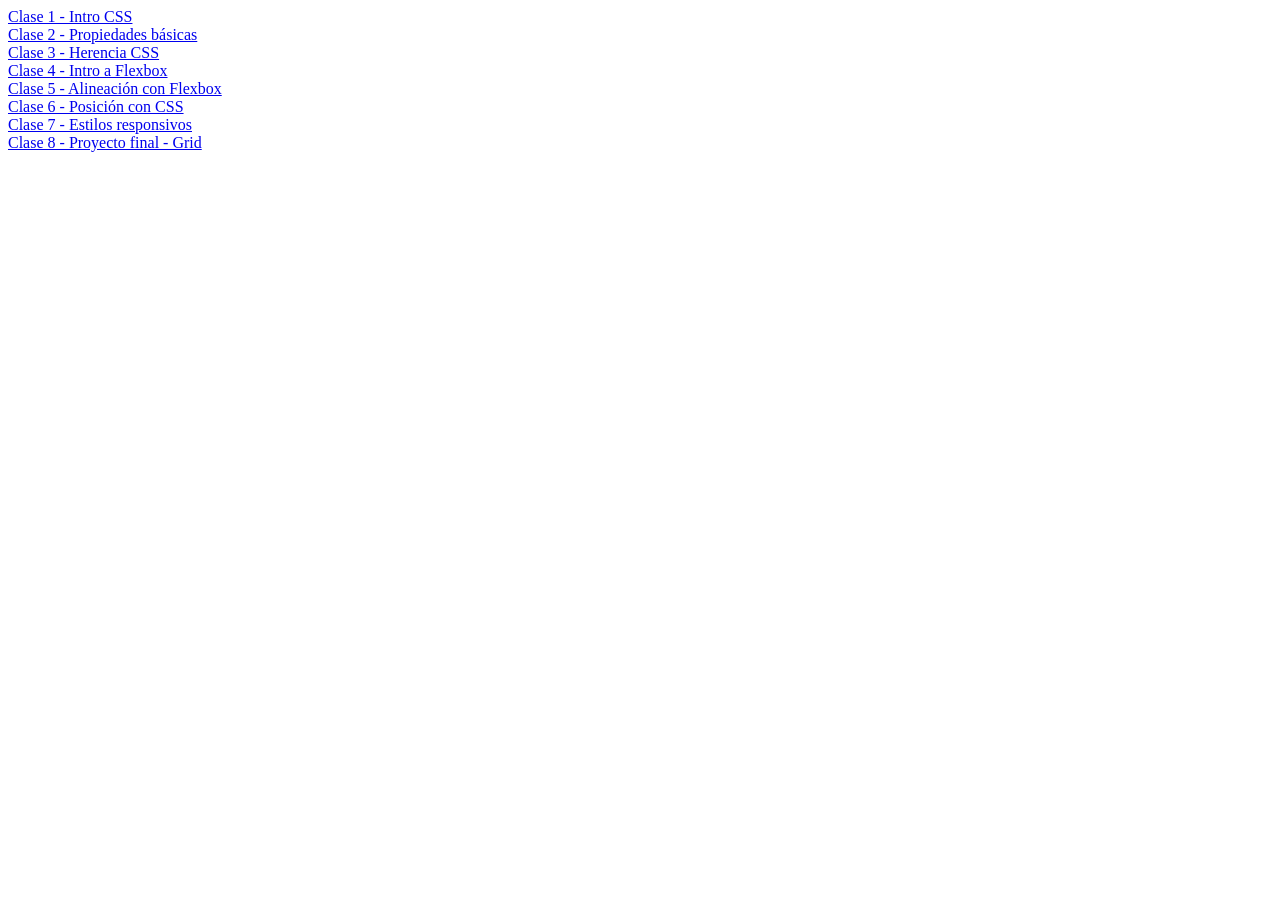
<file: index.html>
<!DOCTYPE html>
<html lang="en">
<head>
    <meta charset="UTF-8">
    <meta name="viewport" content="width=device-width, initial-scale=1.0">
    <title>Document</title>
</head>
<body>
<a href="./01-intro-css/index.html">Clase 1 - Intro CSS</a>
<br>
<a href="./02-propiedades-basicas-css/">Clase 2 - Propiedades básicas</a>
<br>
<a href="./03-herencia-css/">Clase 3 - Herencia CSS</a>
<br>
<a href="./04-intro-flexbox/">Clase 4 - Intro a Flexbox</a>
<br>
<a href="./05-alineacion-flexbox/">Clase 5 - Alineación con Flexbox</a>
<br>
<a href="./06-position-css/">Clase 6 - Posición con CSS</a>
<br>
<a href="./07-estilos-responsivos/">Clase 7 - Estilos responsivos</a>
<br>
<a href="./08-proyecto-final-grid/">Clase 8 - Proyecto final - Grid</a>


</body>
</html>
</file>
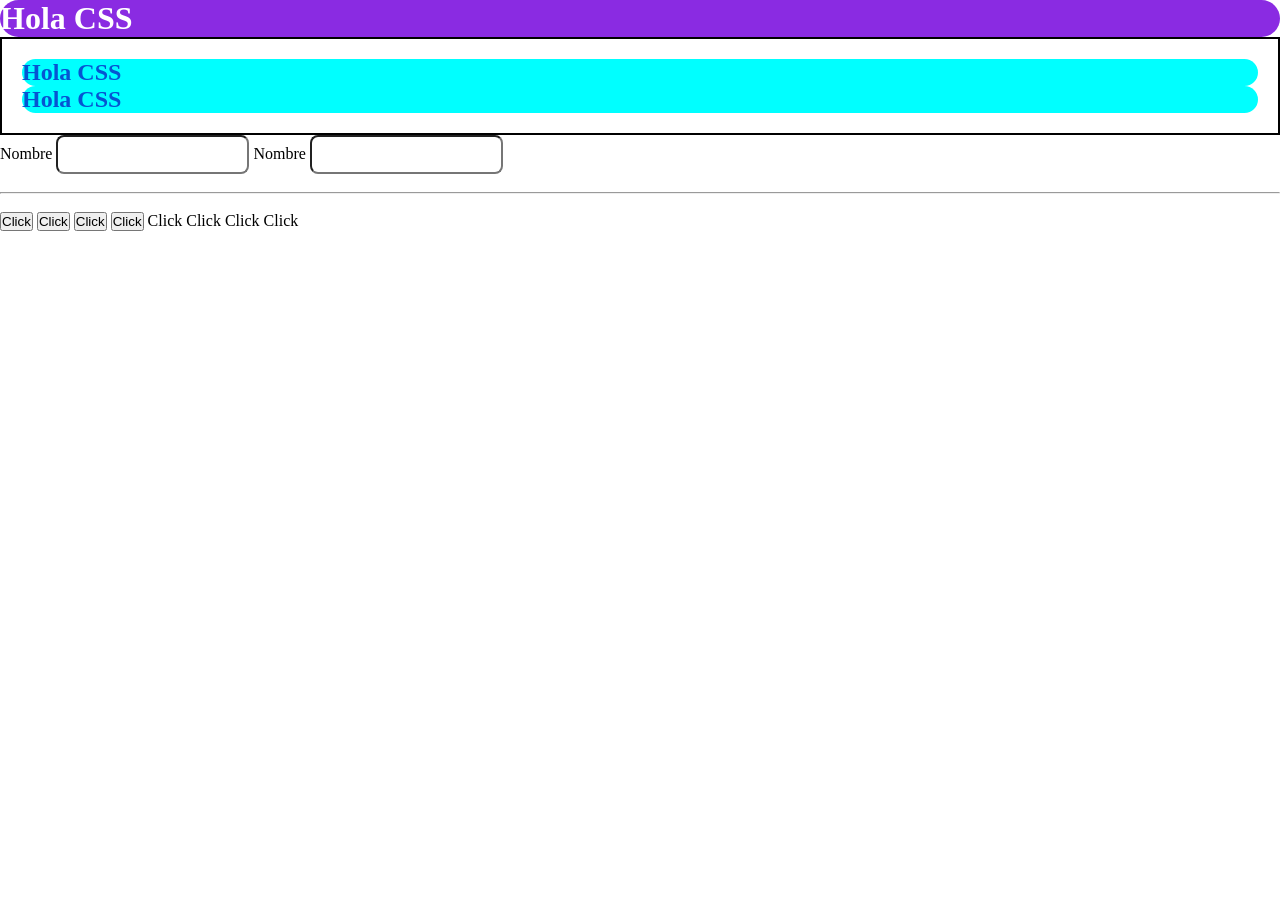
<file: 01-intro-css/index.html>
<!DOCTYPE html>
<html lang="en">

<head>
    <meta charset="UTF-8">
    <meta name="viewport" content="width=
    , initial-scale=1.0">
    <title>Intro a CSS</title>
    <link rel="stylesheet" href="./style.css">

    <style>
        h1 {
            background-color: blueviolet;
        }
    </style>
</head>

<body>
    <!-- Forma 2: CSS Inline -->

    <h1 style="color:white">Hola CSS</h1>
    <section id="destacados">
        <h1 class="bg-aqua color-blue">Hola CSS</h1>
        <h1 class="bg-aqua color-blue">Hola CSS</h1>
    </section>

    <!-- Estructura para selector avanzado -->

    <form class="form-registro">
        <div class="datos-persona">
            <label for="">Nombre</label>
            <input type="text"
            class="input-nombre">
        </div>
        <div class="datos-persona">
            <label for="">Nombre</label>
            <input type="text"
            class="input-nombre">
        </div>
    </form>


    <br>
    <hr>
    <br>

    <button>Click</button>
    <button>Click</button>
    <button>Click</button>
    <button>Click</button>

    <p>Click</p>
    <p>Click</p>
    <p>Click</p>
    <p>Click</p>
   
    
</body>

</html>
</file>
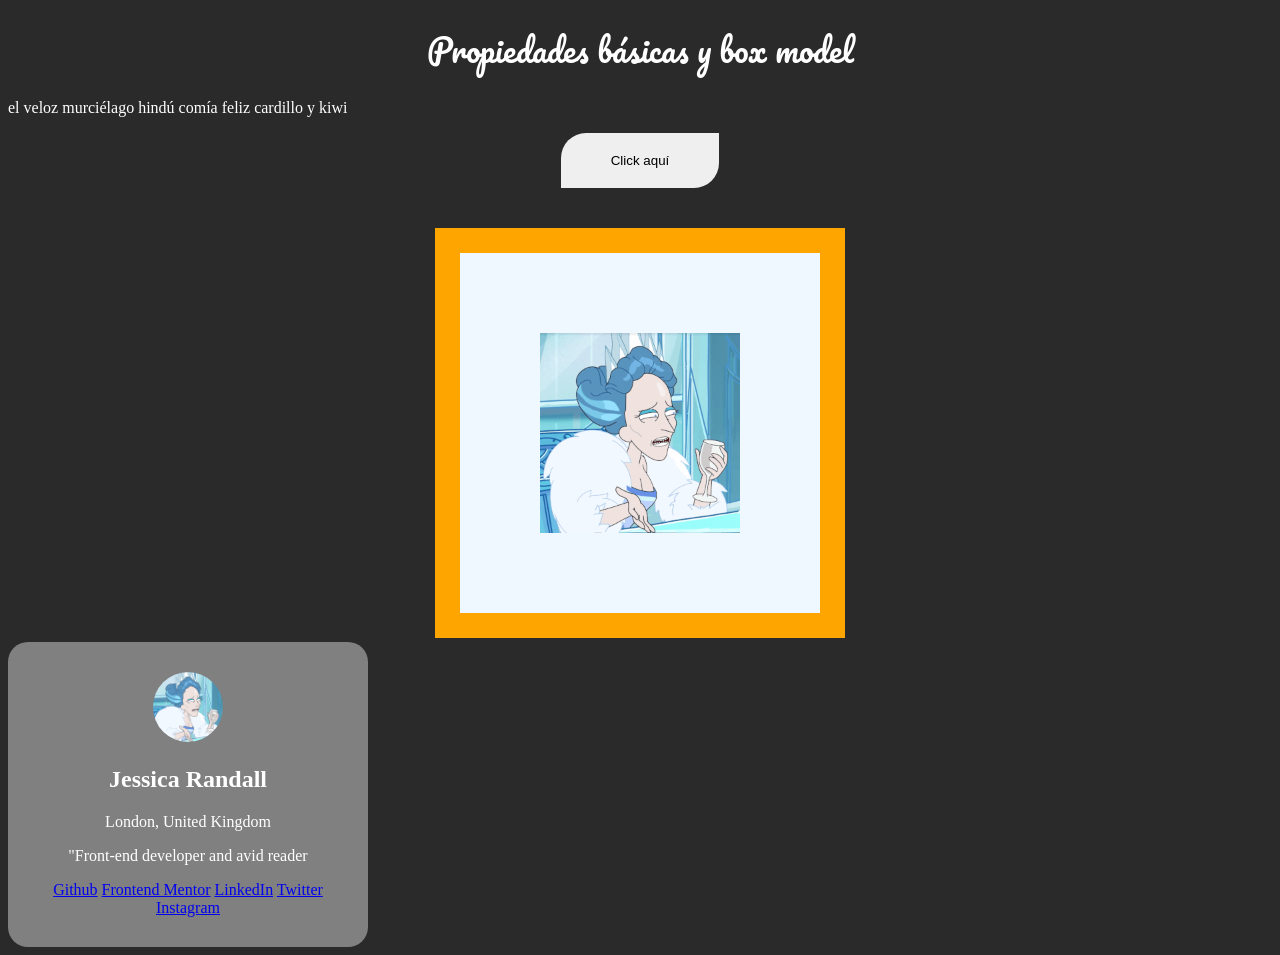
<file: 02-propiedades-basicas-css/index.html>
<!DOCTYPE html>
<html lang="en">

<head>
    <meta charset="UTF-8">
    <meta name="viewport" content="width=device-width, initial-scale=1.0">
    <title>Document</title>
    <link rel="preconnect" href="https://fonts.googleapis.com">
    <link rel="preconnect" href="https://fonts.gstatic.com" crossorigin>
    <link href="https://fonts.googleapis.com/css2?family=Pacifico&family=Uncial+Antiqua&display=swap" rel="stylesheet">
    <link rel="stylesheet" href="./style.css" />
</head>

<body>
    <h1 class="titulo"> Propiedades básicas y box model</h1>
    <p>el veloz murciélago hindú comía feliz cardillo y kiwi</p>

    <div class="btn-box">
        <button>Click aquí</button>
    </div>

    <div id="portada">
        <img src="./assets/611.jpeg"
        alt="Leah">
    </div>

    <!-- Tarjeta -->
     <div class="user-card">
        <div class="user-card-info">
            <img src="./assets/611.jpeg" width="70" alt="Leah">
            <h2>Jessica Randall</h2>
            <p class="text-green">London, United Kingdom</p>
            <p>"Front-end developer and avid reader</p>
        </div>
        <div class="user-card-nav">
            <a href="..." class="btn-link">Github</a>
            <a href="..." class="btn-link">Frontend Mentor</a>
            <a href="..." class="btn-link">LinkedIn</a>
            <a href="..." class="btn-link">Twitter</a>
            <a href="..." class="btn-link">Instagram</a>
        </div>
     </div>

  </body>
</html>
</file>
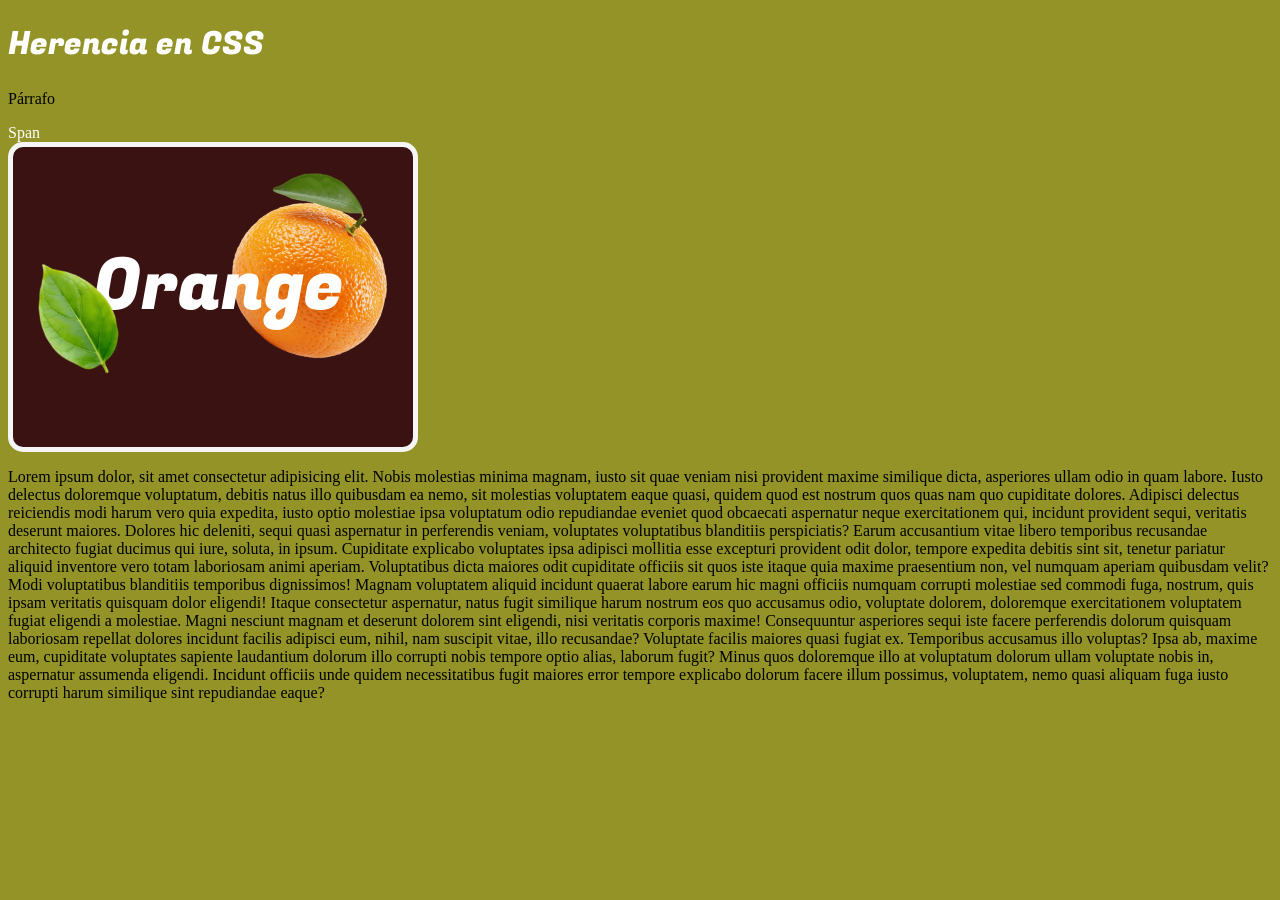
<file: 03-herencia-css/index.html>
<!DOCTYPE html>
<html lang="en">

<head>
    <meta charset="UTF-8">
    <meta name="viewport" content="width=device-width, initial-scale=1.0">
    <title>Herencia en CSS</title>
    <link rel="stylesheet" href="style.css">
    <link rel="preconnect" href="https://fonts.googleapis.com">
    <link rel="preconnect" href="https://fonts.gstatic.com" crossorigin>
    <link href="https://fonts.googleapis.com/css2?family=Fugaz+One&display=swap" rel="stylesheet">
</head>

<body>

    <h1>Herencia en CSS</h1>

    <p class="p" id="miParrafo">Párrafo</p>
    <span>Span</span>

    <div class="parent">
        <h1>Orange</h1>
        <img class="orange" src="./assets/orange.png" alt="" width="150">
        <img class="leaf" src="./assets/leaf.png" alt="" width="150">
    </div>

    <p>Lorem ipsum dolor, sit amet consectetur adipisicing elit. Nobis molestias minima magnam, iusto sit quae veniam
        nisi provident maxime similique dicta, asperiores ullam odio in quam labore. Iusto delectus doloremque
        voluptatum, debitis natus illo quibusdam ea nemo, sit molestias voluptatem eaque quasi, quidem quod est nostrum
        quos quas nam quo cupiditate dolores. Adipisci delectus reiciendis modi harum vero quia expedita, iusto optio
        molestiae ipsa voluptatum odio repudiandae eveniet quod obcaecati aspernatur neque exercitationem qui, incidunt
        provident sequi, veritatis deserunt maiores. Dolores hic deleniti, sequi quasi aspernatur in perferendis veniam,
        voluptates voluptatibus blanditiis perspiciatis? Earum accusantium vitae libero temporibus recusandae architecto
        fugiat ducimus qui iure, soluta, in ipsum. Cupiditate explicabo voluptates ipsa adipisci mollitia esse excepturi
        provident odit dolor, tempore expedita debitis sint sit, tenetur pariatur aliquid inventore vero totam
        laboriosam animi aperiam. Voluptatibus dicta maiores odit cupiditate officiis sit quos iste itaque quia maxime
        praesentium non, vel numquam aperiam quibusdam velit? Modi voluptatibus blanditiis temporibus dignissimos!
        Magnam voluptatem aliquid incidunt quaerat labore earum hic magni officiis numquam corrupti molestiae sed
        commodi fuga, nostrum, quis ipsam veritatis quisquam dolor eligendi! Itaque consectetur aspernatur, natus fugit
        similique harum nostrum eos quo accusamus odio, voluptate dolorem, doloremque exercitationem voluptatem fugiat
        eligendi a molestiae. Magni nesciunt magnam et deserunt dolorem sint eligendi, nisi veritatis corporis maxime!
        Consequuntur asperiores sequi iste facere perferendis dolorum quisquam laboriosam repellat dolores incidunt
        facilis adipisci eum, nihil, nam suscipit vitae, illo recusandae? Voluptate facilis maiores quasi fugiat ex.
        Temporibus accusamus illo voluptas? Ipsa ab, maxime eum, cupiditate voluptates sapiente laudantium dolorum illo
        corrupti nobis tempore optio alias, laborum fugit? Minus quos doloremque illo at voluptatum dolorum ullam
        voluptate nobis in, aspernatur assumenda eligendi. Incidunt officiis unde quidem necessitatibus fugit maiores
        error tempore explicabo dolorum facere illum possimus, voluptatem, nemo quasi aliquam fuga iusto corrupti harum
        similique sint repudiandae eaque?</p>

</body>

</html>
</file>
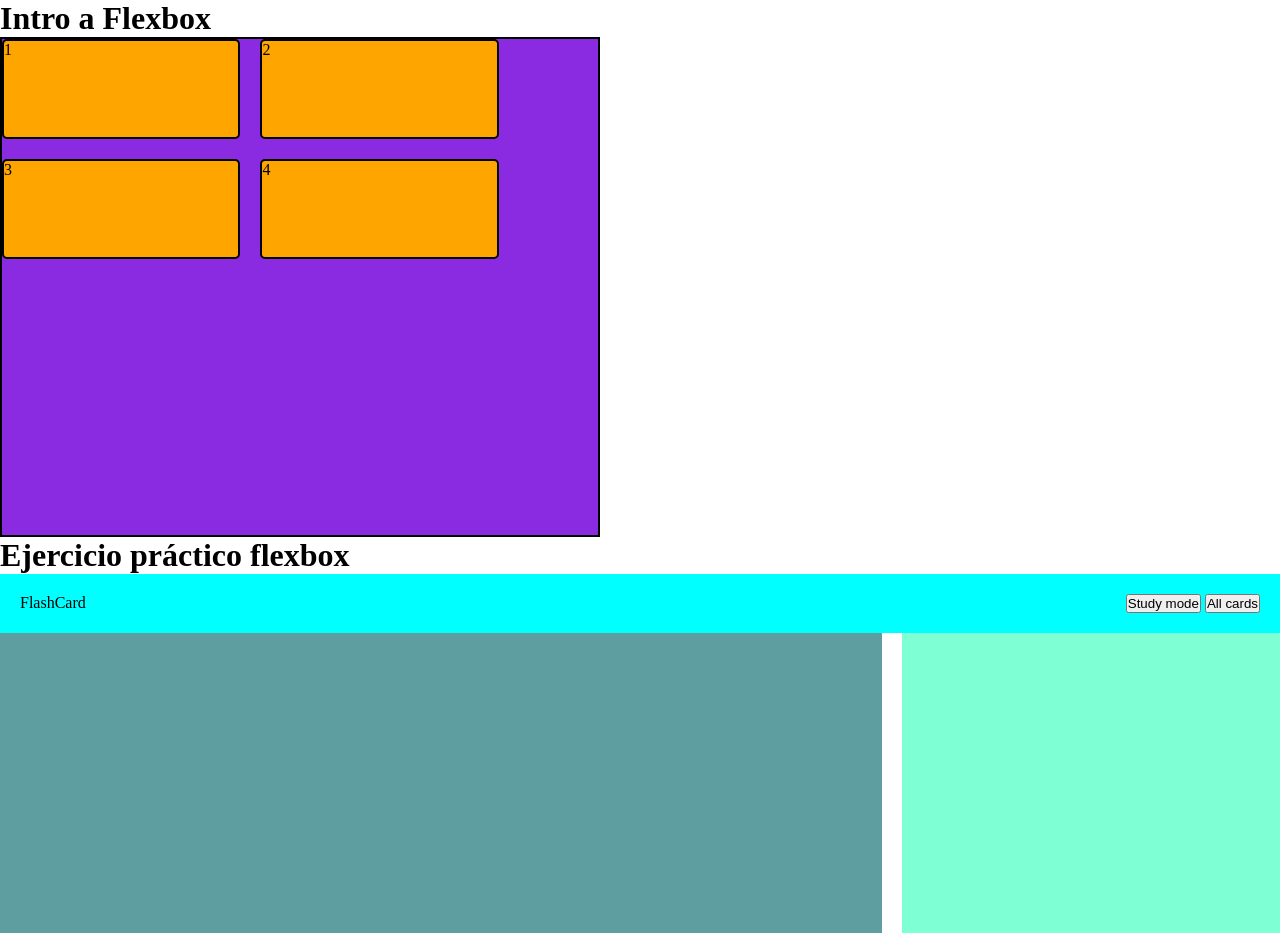
<file: 04-intro-flexbox/index.html>
<!DOCTYPE html>
<html lang="en">
<head>
    <meta charset="UTF-8">
    <meta name="viewport" content="width=device-width, initial-scale=1.0">
    <title>Intro a Flexbox</title>
    <link rel="stylesheet" href="style.css">
</head>
<body>

    <h1>Intro a Flexbox</h1>

    <div class="container">
        <div class="box">1</div>
        <div class="box">2</div>
        <div class="box">3</div>
        <div class="box">4</div>
    </div>

    <h1>Ejercicio práctico flexbox</h1>

    <header>
        <div class="logo">FlashCard</div>
        <div class="botones">
            <button>Study mode</button>
            <button>All cards</button>
        </div>
    </header>

    <main>
        <div class="main-content"></div>
        <div class="statistics"></div>
    </main>
    
</body>
</html>
</file>
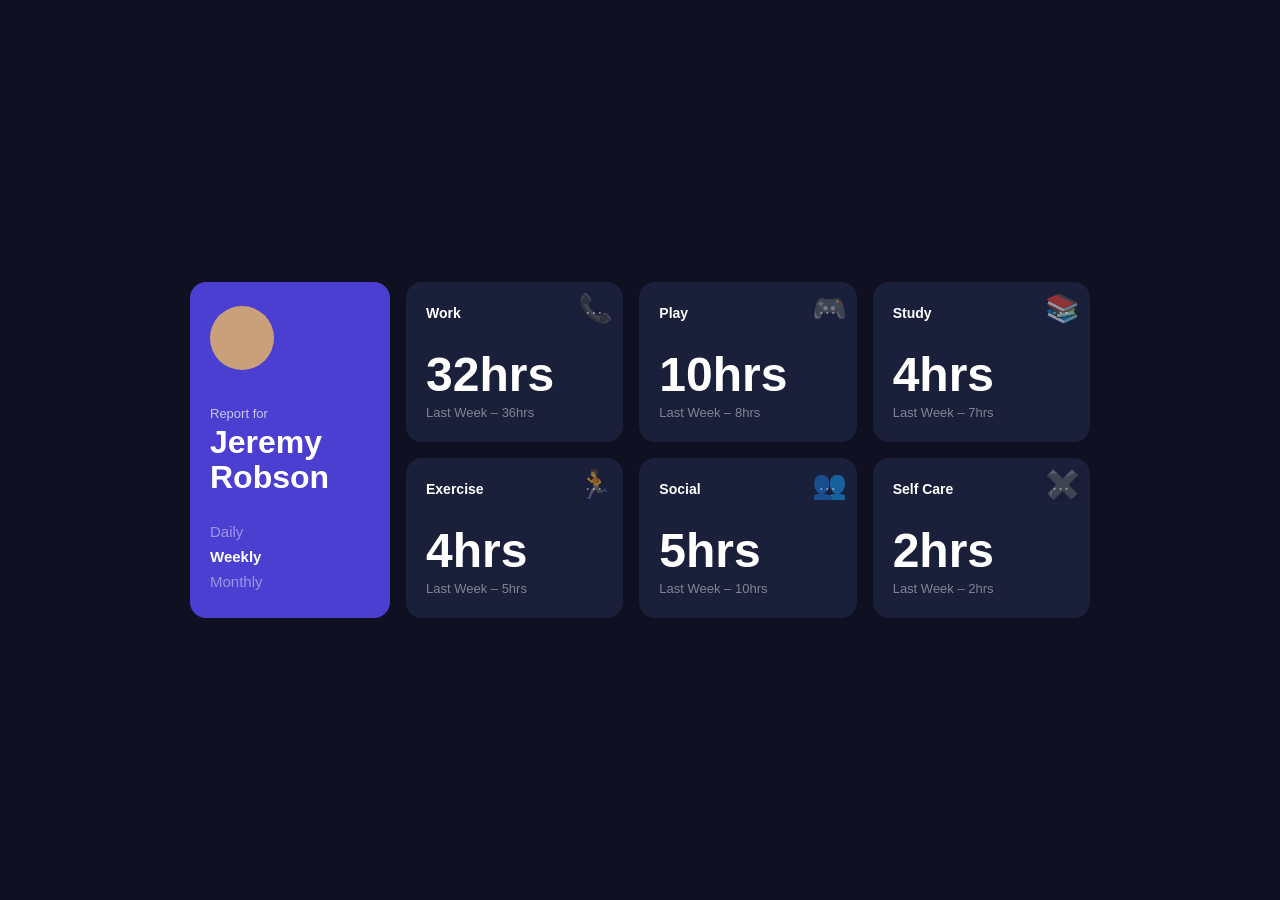
<file: 07-estilos-responsivos/index.html>
<!DOCTYPE html>
<html lang="en">

<head>
    <meta charset="UTF-8">
    <meta name="viewport" content="width=device-width, initial-scale=1.0">
    <title>Estilos responsivos</title>
    <link rel="preconnect" href="https://fonts.googleapis.com">
    <link rel="preconnect" href="https://fonts.gstatic.com" crossorigin />
    <link href="https://fonts.googleapis.com/css2?family=Chicle&family=Pirata+One&family=Rubik+Glitch&display=swap"
        rel="stylesheet" />
    <link rel="stylesheet" href="./style.css" />
</head>

<body>

    <div class="dashboard">

        <!-- Sidebar / Profile -->
        <div class="dashboard__sidebar">
            <div class="card card--profile">
                <div class="profile__avatar"></div>
                <p class="profile__label">Report for</p>
                <h1 class="profile__name">Jeremy Robson</h1>
                <ul class="profile__nav">
                    <li class="profile__nav-item">Daily</li>
                    <li class="profile__nav-item profile__nav-item--active">Weekly</li>
                    <li class="profile__nav-item">Monthly</li>
                </ul>
            </div>
        </div>

        <!-- Stats grid -->
        <div class="dashboard__grid">

            <!-- Work -->
            <div class="card card--stat card--work">
                <div class="card__accent"></div>
                <span class="card__accent-icon">📞</span>
                <div class="card__header">
                    <span class="card__title">Work</span>
                    <span class="card__menu">···</span>
                </div>
                <p class="card__value">32hrs</p>
                <p class="card__sub">Last Week – 36hrs</p>
            </div>

            <!-- Play -->
            <div class="card card--stat card--play">
                <div class="card__accent"></div>
                <span class="card__accent-icon">🎮</span>
                <div class="card__header">
                    <span class="card__title">Play</span>
                    <span class="card__menu">···</span>
                </div>
                <p class="card__value">10hrs</p>
                <p class="card__sub">Last Week – 8hrs</p>
            </div>

            <!-- Study -->
            <div class="card card--stat card--study">
                <div class="card__accent"></div>
                <span class="card__accent-icon">📚</span>
                <div class="card__header">
                    <span class="card__title">Study</span>
                    <span class="card__menu">···</span>
                </div>
                <p class="card__value">4hrs</p>
                <p class="card__sub">Last Week – 7hrs</p>
            </div>

            <!-- Exercise -->
            <div class="card card--stat card--exercise">
                <div class="card__accent"></div>
                <span class="card__accent-icon">🏃</span>
                <div class="card__header">
                    <span class="card__title">Exercise</span>
                    <span class="card__menu">···</span>
                </div>
                <p class="card__value">4hrs</p>
                <p class="card__sub">Last Week – 5hrs</p>
            </div>

            <!-- Social -->
            <div class="card card--stat card--social">
                <div class="card__accent"></div>
                <span class="card__accent-icon">👥</span>
                <div class="card__header">
                    <span class="card__title">Social</span>
                    <span class="card__menu">···</span>
                </div>
                <p class="card__value">5hrs</p>
                <p class="card__sub">Last Week – 10hrs</p>
            </div>

            <!-- Self Care -->
            <div class="card card--stat card--selfcare">
                <div class="card__accent"></div>
                <span class="card__accent-icon">✖️</span>
                <div class="card__header">
                    <span class="card__title">Self Care</span>
                    <span class="card__menu">···</span>
                </div>
                <p class="card__value">2hrs</p>
                <p class="card__sub">Last Week – 2hrs</p>
            </div>

        </div>
    </div>




    <!-- Ejemplo estructura para media queries -->

    <!-- <div class="container">
        <h1>Media Queries 🚀</h1>
    </div> -->

</body>

</html>
</file>
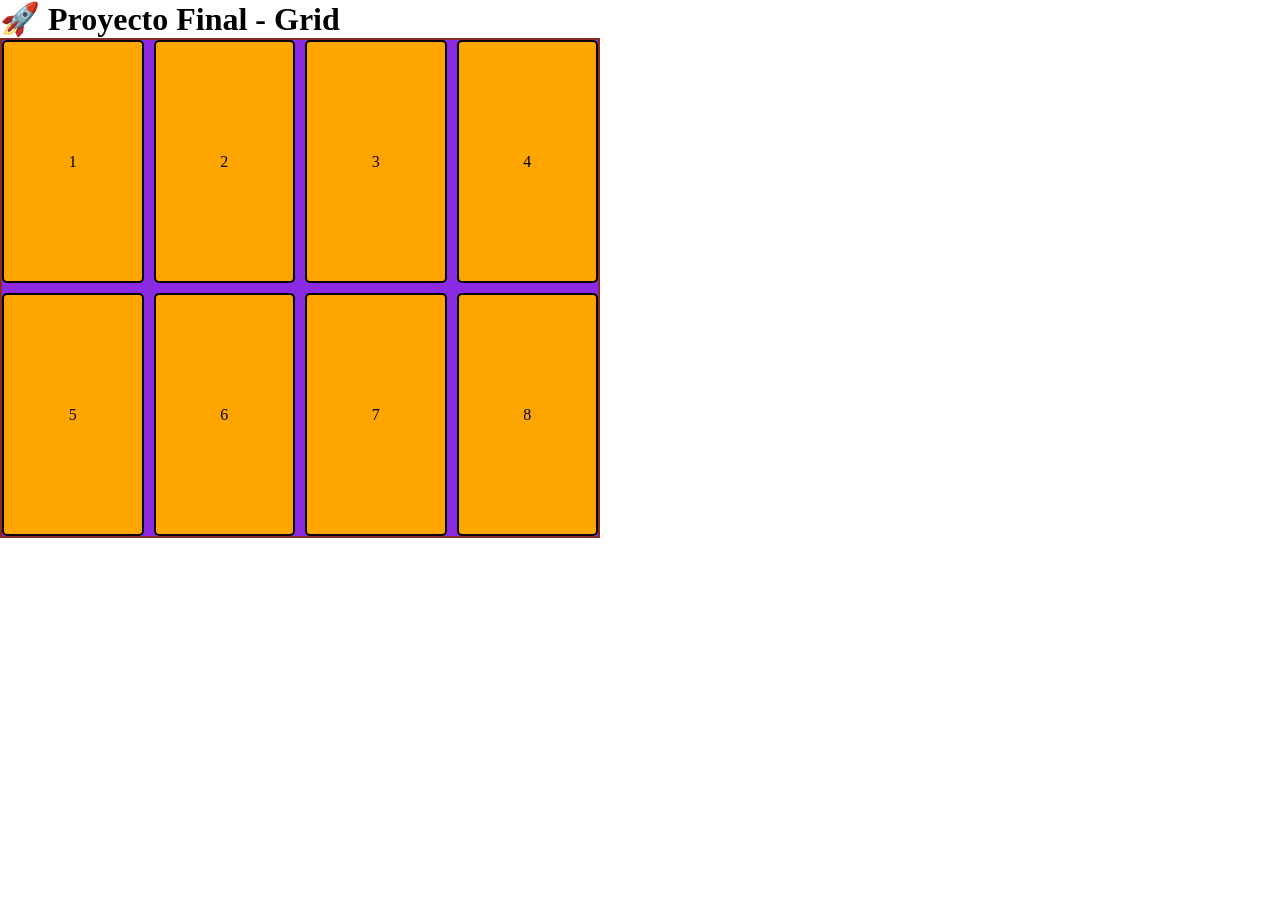
<file: 08-proyecto-final-grid/index.html>
<!DOCTYPE html>
<html lang="en">
<head>
    <meta charset="UTF-8">
    <meta name="viewport" content="width=device-width, initial-scale=1.0">
    <title>Proyecto Final - Grid</title>
    <link rel="stylesheet" href="style.css">
</head>
<body>

    <h1>🚀 Proyecto Final - Grid</h1>

    <div class="container">
        <div class="box">1</div>
        <div class="box">2</div>
        <div class="box">3</div>
        <div class="box">4</div>
        <div class="box">5</div>
        <div class="box seis">6</div>
        <div class="box siete">7</div>
        <div class="box siete">8</div>
    </div>
    
</body>
</html>
</file>
<file: 01-intro-css/style.css>
*{
    margin: 0;
    padding: 0;
}

h1{
    border-radius: 30px;
}

.bg-aqua{
    background-color: aqua;
}
.color-blue{
    color: rgb(6,84, 210)
}

#destacados{
    border: 2px solid black; 
    padding: 20px;
}

.form-registro .datos-persona{
    display: inline-block;
}

.form-registro .datos-persona .input-nombre{
padding: 10px;
border-radius: 8px;
}
.form-registro .datos-persona .input-nombre:focus{
border: 2px solid tomato;
background-color: aquamarine;
}

button{
    display: inline-block;
}
button:hover{
    background-color: tomato;
    color: #fff;
    border: none;
    padding: 10px;
    transition-duration: .5s;
}

p{
    display: inline-block;
}
</file>
<file: 02-propiedades-basicas-css/style.css>
body{
    background-color: #2a2a2a;
    color: #fff;
}

.titulo{
   font-family: "Pacifico", cursive;
   font-size: 2rem;
   font-weight: 100;
   font-style: normal;
   text-align: center;
}

/* p{
    background-color: #373737;
    text-align: center;
} */

.btn-box{
    text-align: center;
}

button{
    text-align: center;
    padding: 20px 50px;
    border-radius: 25px 0 25px 0;
    border: none;
}

#portada{
    text-align: center;
    margin-top: 40px;
}

#portada img{
    border: 25px solid orange;
    padding: 80px;
    background-color: aliceblue;
    width: 200px;
}


/* Card Styles */

.user-card{
    width: 300px;
    background-color: gray;
    text-align: center;
    border-radius: 20px;
    padding: 30px;
}

.user-card-info img{
    border-radius: 50%;
}
</file>
<file: 03-herencia-css/style.css>
body {
    background-color: rgb(147, 147, 39);
    color: #fff;
}
h1{
    font-family: "Fugaz One", sans-serif;
  font-weight: 400;
}
#miParrafo {
    color: blueviolet
}

.p {
    color: orange;
}

p {
    color: black !important;
}

/* Ejemplo position */
.parent{
    background-color: rgb(58, 18, 18);
    width: 400px;
    height: 300px;
    border: 5px solid whitesmoke;
    border-radius: 15px;
    position: sticky;
    top: 0;
}
.parent h1{
    position: absolute;
    font-size: 4.5rem;
    left: 20%;
    bottom: 20%;
    z-index: 2;
}
.parent img{
    position: absolute;
}

.orange{
    right: 0;
    top: 7%;
    z-index: 1;
    width: 200px;
    transform: rotate(35deg);
}
.leaf{
    bottom: 18%;
    left: -3%;
    z-index: 3;
    transform: rotate(-32deg);
}
</file>
<file: 04-intro-flexbox/style.css>
*{
    margin: 0;
    padding: 0;
    box-sizing: border-box;
}

.container{
    display: flex;
    flex-direction: row;
    flex-wrap: wrap;
    justify-content: flex-start;
    align-items: flex-start;
    align-content: flex-start;
    gap: 20px;


    background-color: blueviolet;
    border: 2px solid black;
    width: 600px;
    height: 500px;
}

.box{
    width: 40%;
    height: 100px;
    background-color: orange;
    border: 2px solid black;
    border-radius: 5px;
}

/* Estilos header */

header{
    background-color: aqua;
    display: flex;
    padding: 20px;
    justify-content: space-between;
}

main{
    display: flex;
    gap: 20px;
}
.main-content{
    width: 70%;
    height: 300px;
    background-color: cadetblue;
}
.statistics{
    width: 30%;
    height: 300px;
    background-color: aquamarine;
}
</file>
<file: 07-estilos-responsivos/style.css>
* {
    margin: 0;
    padding: 0;
    box-sizing: border-box;
}

/* Ejemplo primera parte */

/* ── Variables ─────────────────────────────────────── */
:root {
    --color-bg: #0f1122;
    --color-surface: #1a1f3a;
    --color-profile: #4b3fd1;

    --color-work: #e8735a;
    --color-play: #4ec9d4;
    --color-study: #e8507a;
    --color-exercise: #4db87a;
    --color-social: #8b5fd4;
    --color-selfcare: #e8b84b;

    --text-primary: #ffffff;
    --text-muted: rgba(255, 255, 255, 0.45);
    --text-label: rgba(255, 255, 255, 0.6);

    --radius-card: 16px;
    --gap: 16px;

    --font: 'Barlow', sans-serif;
}

/* ── Reset ─────────────────────────────────────────── */
*,
*::before,
*::after {
    box-sizing: border-box;
    margin: 0;
    padding: 0;
}

/* ── Base ──────────────────────────────────────────── */
body {
    background: var(--color-bg);
    font-family: var(--font);
    color: var(--text-primary);
    min-height: 100vh;
    display: flex;
    align-items: center;
    justify-content: center;
    padding: 32px;
}

/* ── Layout ────────────────────────────────────────── */
.dashboard {
    display: flex;
    gap: var(--gap);
    max-width: 900px;
    width: 100%;
}

.dashboard__sidebar {
    flex: 0 0 200px;
}

.dashboard__grid {
    flex: 1;
    display: flex;
    flex-wrap: wrap;
    gap: var(--gap);
}

.dashboard__grid .card--stat {
    flex: 1 1 calc(33.333% - var(--gap));
}

/* ── Card base ─────────────────────────────────────── */
.card {
    background: var(--color-surface);
    border-radius: var(--radius-card);
    overflow: hidden;
    position: relative;
}

/* ── Profile card ──────────────────────────────────── */
.card--profile {
    background: var(--color-profile);
    display: flex;
    flex-direction: column;
    padding: 24px 20px 28px;
    height: 100%;
}

.profile__avatar {
    width: 64px;
    height: 64px;
    border-radius: 50%;
    background: #c9a07a;
    overflow: hidden;
    margin-bottom: auto;
    flex-shrink: 0;
}

.profile__avatar img {
    width: 100%;
    height: 100%;
    object-fit: cover;
}

.profile__label {
    font-size: 13px;
    font-weight: 300;
    color: rgba(255, 255, 255, 0.7);
    margin-top: 24px;
    margin-bottom: 4px;
}

.profile__name {
    font-size: 32px;
    font-weight: 700;
    line-height: 1.1;
    margin-bottom: 28px;
}

.profile__nav {
    display: flex;
    flex-direction: column;
    gap: 8px;
    list-style: none;
}

.profile__nav-item {
    font-size: 15px;
    font-weight: 300;
    color: var(--text-muted);
    cursor: pointer;
}

.profile__nav-item--active {
    font-weight: 700;
    color: var(--text-primary);
}

/* ── Stat card ─────────────────────────────────────── */
.card--stat {
    display: flex;
    flex-direction: column;
    padding: 20px 20px 22px;
    min-height: 160px;
}

.card__accent {
    position: absolute;
    top: 0;
    right: 0;
    width: 90px;
    height: 80px;
    border-radius: 0 var(--radius-card) 0 60px;
    opacity: 0.9;
}

.card__accent-icon {
    position: absolute;
    top: 10px;
    right: 10px;
    font-size: 28px;
    opacity: 0.55;
}

.card__header {
    display: flex;
    align-items: center;
    justify-content: space-between;
    position: relative;
    z-index: 1;
    margin-bottom: auto;
}

.card__title {
    font-size: 14px;
    font-weight: 700;
    color: var(--text-primary);
}

.card__menu {
    font-size: 18px;
    color: var(--text-muted);
    cursor: pointer;
    letter-spacing: 1px;
}

.card__value {
    font-size: 48px;
    font-weight: 700;
    line-height: 1;
    margin-bottom: 6px;
}

.card__sub {
    font-size: 13px;
    font-weight: 300;
    color: var(--text-muted);
}

/* ── Accent colors per category


    /* Estilos cards website Tablet */
@media screen and (max-width: 815px) {
    .dashboard{
        flex-direction: column;
    }
    .card--profile{
        text-align: center;
        align-items: center;
    }
}

/* Estilos cards website Mobile */
@media screen and (max-width: 575px){
    .dashboard__grid .card--stat {
    flex: unset;
  }
  .card--stat {
    width: 100%;
  }
.card_value {
    font-weight: lighter;
}
}









/* Estilos Desktop */
/* .container {
    display: flex;
    justify-content: center;
    align-items: center;
    height: 100vh;
    background-color: blueviolet;
    color: #fff;
    font-family: "Pirata One", system-ui;
} */

/*  Estilos Tablet */
/* @media screen (max-width: 960px;) {
    .container {
        background-color: orange;
        font-family: "Rubik Glitch", system-ui;
    }
}*/

/* Estilos Mobile */
/* @media screen and (max-width: 520px) {
    .container {
        background-color: rgb(0, 157, 255);
        font-family: "Chicle", serif;
    }
} */
</file>
<file: 08-proyecto-final-grid/style.css>
*{
    margin: 0;
    padding: 0;
    box-sizing: border-box;
}

.container{
    display: grid;
    grid-template-columns: repeat(4, 1fr);
   /*  grid-template-rows: 2fr 1fr 1fr; */
    background-color: blueviolet;
    gap: 10px;

    border: 2px solid rgb(140, 42, 42);
    width: 600px;
    height: 500px;
}

.box{
    display: flex;
    justify-content: center;
    align-items: center;
    width: 100%;
    /* height: 100px; */
    background-color: orange;
    border: 2px solid black;
    border-radius: 5px;
}
</file>
